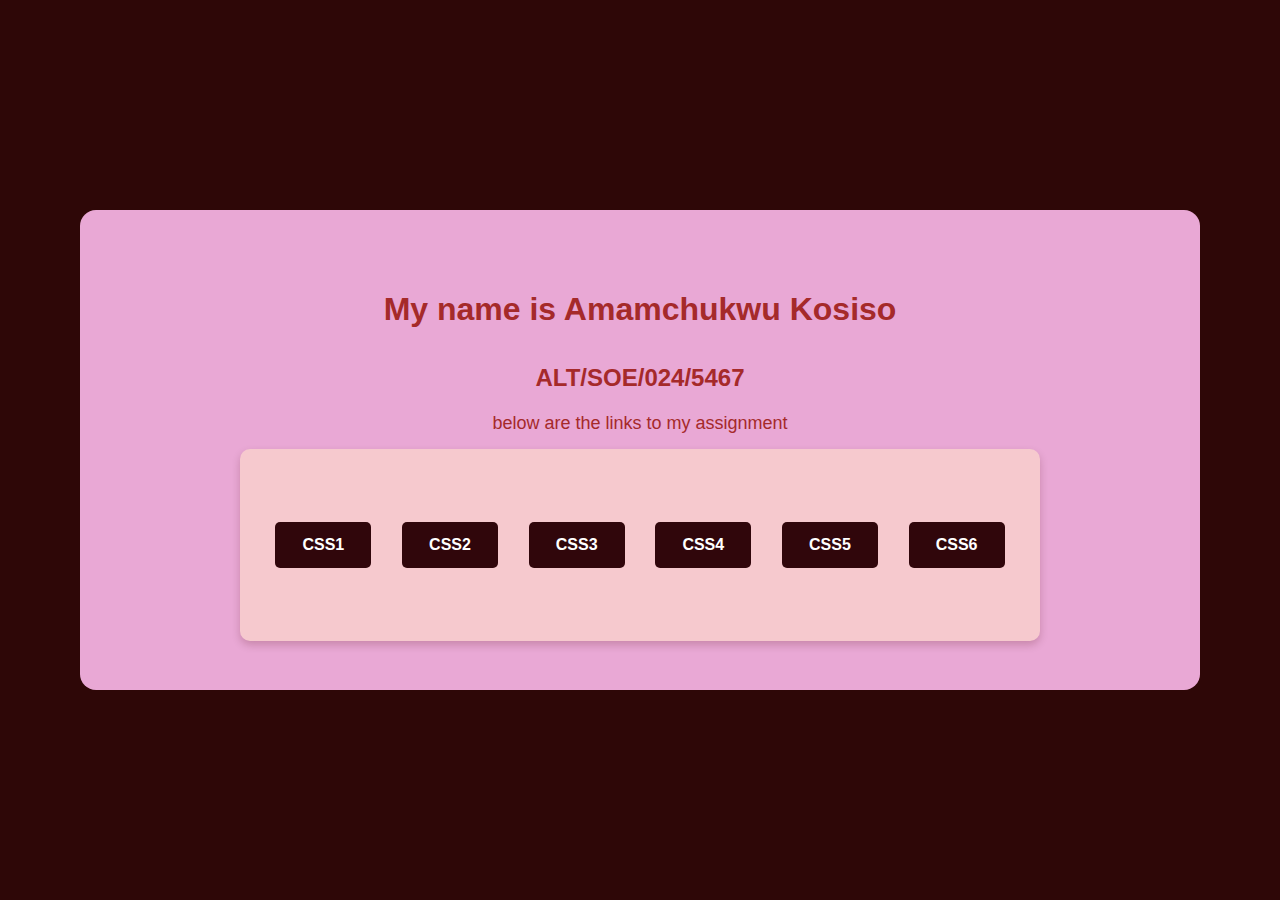
<file: index.html>
<!DOCTYPE html>
<html lang="en">
<head>
    <meta charset="UTF-8">
    <meta name="viewport" content="width=device-width, initial-scale=1.0">
    <title>HTML ASSIGNMENT</title>
    <link rel="stylesheet" href="styles.css">
</head>
<body>
    <div class="card-container">
        <h1>My name is Amamchukwu Kosiso</h1>
        <h3>ALT/SOE/024/5467</h3>
        <p>below are the links to my assignment</p>
        
        <div class="wrapper">
            <a href="Assignment-1/" target="_blank">CSS1</a>
            <a href="Assignment-2/" target="_blank">CSS2</a>
            <a href="Assignment-3/" target="_blank">CSS3</a>
            <a href="Assignment-4/" target="_blank">CSS4</a>
            <a href="Assignment-5/" target="_blank">CSS5</a>
            <a href="Assignment-6/" target="_blank">CSS6</a>
        </div>
    </div>
</body>
</html>
</file>
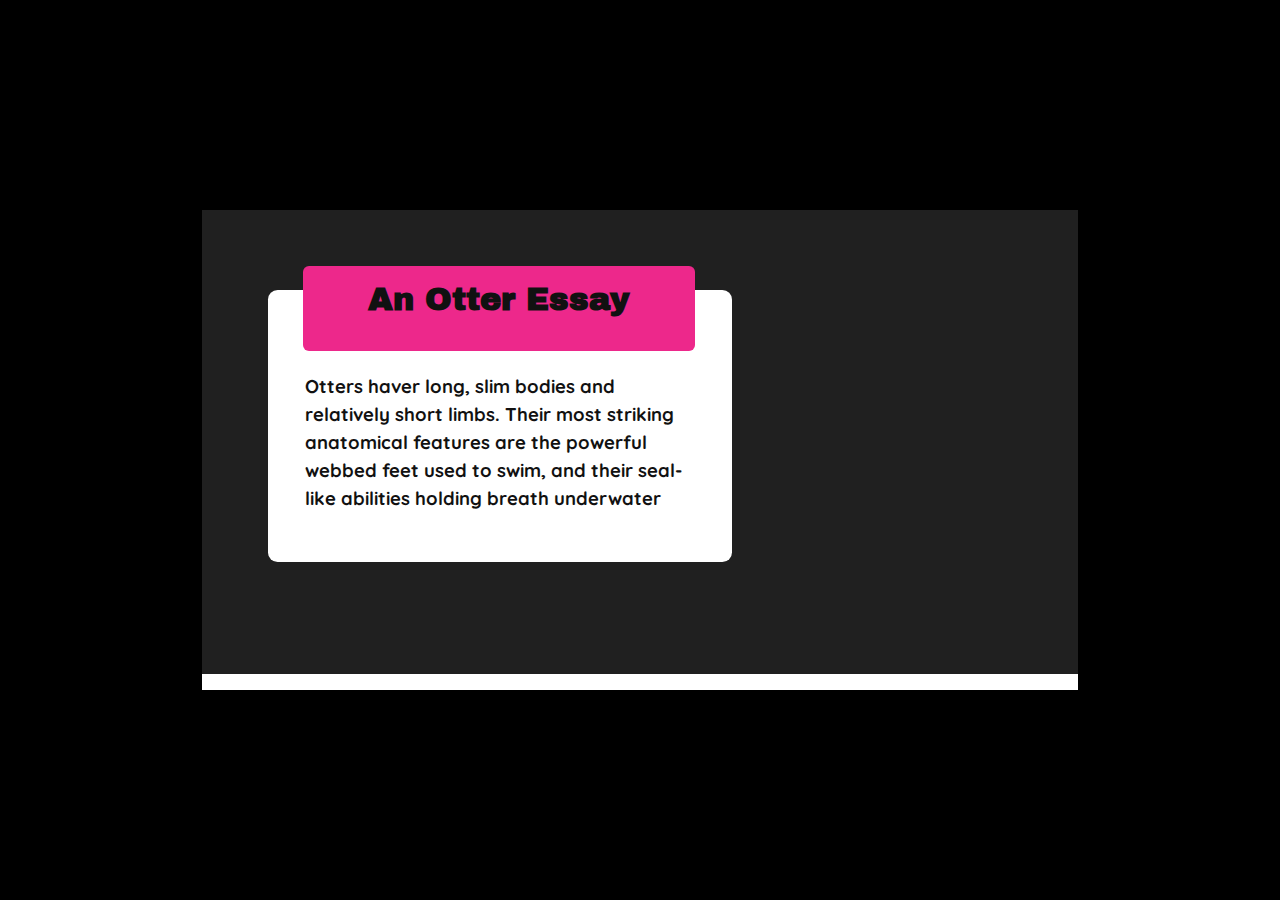
<file: Assignment-1/index.html>
<!DOCTYPE html>
<html lang="en">
<head>
    <meta charset="UTF-8">
    <meta name="viewport" content="width=device-width, initial-scale=1.0">
    <title>CSC-1</title>
    <link rel="stylesheet" href="styles.css">
    <link rel="preconnect" href="https://fonts.googleapis.com">
<link rel="preconnect" href="https://fonts.gstatic.com" crossorigin>
<link href="https://fonts.googleapis.com/css2?family=Quicksand:wght@600&display=swap" rel="stylesheet">
<link rel="preconnect" href="https://fonts.googleapis.com">
<link rel="preconnect" href="https://fonts.gstatic.com" crossorigin>
<link href="https://fonts.googleapis.com/css2?family=Archivo+Black&display=swap" rel="stylesheet">
</head>
<body>
    <div class="card-container">
        <div class="card">
            <div class="card-header">
                <h1>An Otter Essay</h1>
            </div>
            
            <div class="card-content">
                <p>Otters haver long, slim bodies and relatively short limbs. Their most striking anatomical features are the powerful webbed feet used to swim, and their seal-like abilities holding breath underwater</p>
            </div>
        </div>
    </div>
</body>
</html>
</file>
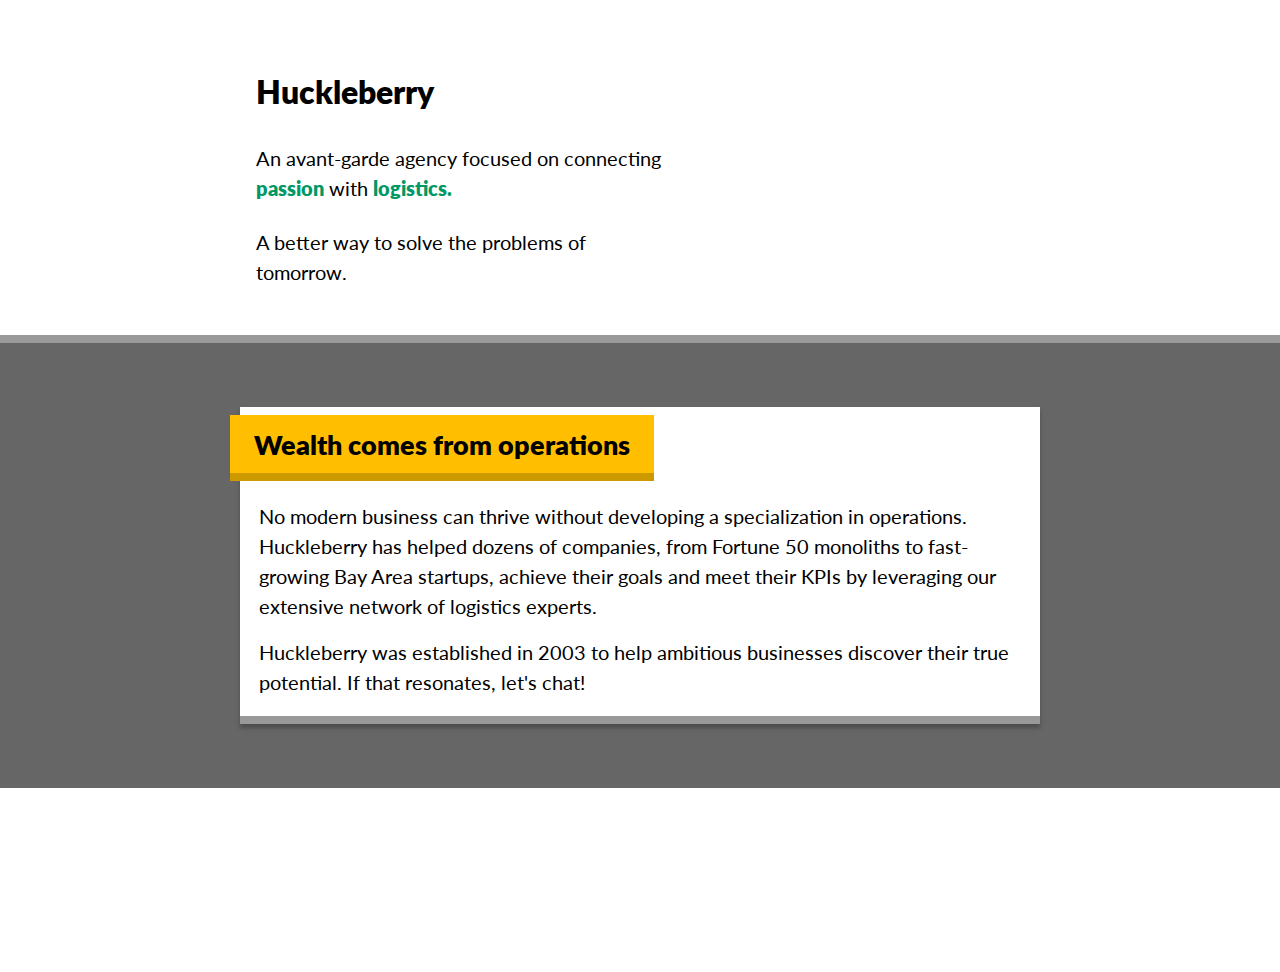
<file: Assignment-2/index.html>
<!DOCTYPE html>
<html lang="en">

<head>
    <meta charset="UTF-8">
    <meta name="viewport" content="width=device-width, initial-scale=1.0">
    <title>Assignment 2</title>
    <link rel="stylesheet" href="styles.css">
</head>

<body>
    <header class="header" role="banner">
        <div class="header__content">
            <h1>Huckleberry</h1>
            <section class="intro">
                <p>
                    An avant-garde agency focused on connecting
                    <span class="highlight-green">passion</span> with
                    <span class="highlight-green">logistics.</span>
                </p>
                <p>A better way to solve the problems of tomorrow.</p>
            </section>
        </div> 

    <main role="main">
        <article class="card">
            <h2>Wealth comes from operations</h2>

            <div class="card__content">
                <p>
                    No modern business can thrive without developing a specialization in operations. Huckleberry has
                    helped dozens of companies, from Fortune 50 monoliths to fast-growing Bay Area startups, achieve
                    their goals and meet their KPIs by leveraging our extensive network of logistics experts.
                </p>
                <p>
                    Huckleberry was established in 2003 to help ambitious businesses discover their true potential. If
                    that resonates, let's chat!
                </p>
            </div>
        </article>
    </main>
</body>
</html>
</file>
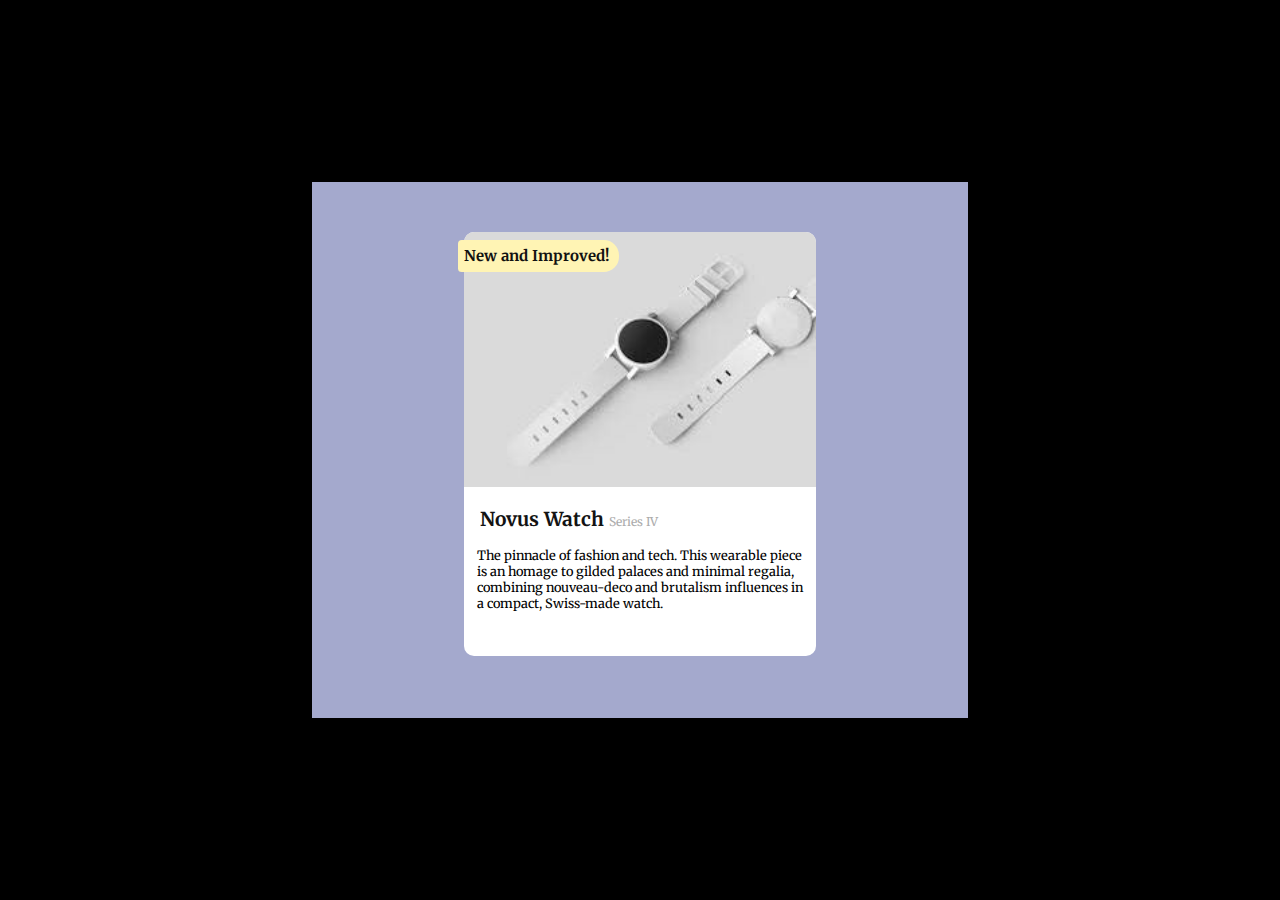
<file: Assignment-3/index.html>
<!DOCTYPE html>
<html lang="en">
<head>
    <meta charset="UTF-8">
    <meta name="viewport" content="width=device-width, initial-scale=1.0">
    <title>Assignment 3</title>
    <link rel="preconnect" href="https://fonts.googleapis.com">
<link rel="preconnect" href="https://fonts.gstatic.com" crossorigin>
<link href="https://fonts.googleapis.com/css2?family=Merriweather:ital,wght@0,300;0,400;0,700;0,900;1,300;1,400;1,700;1,900&display=swap" rel="stylesheet">
    <link rel="stylesheet" href="styles.css">
</head>
<body>
    <div class="main-container">
        <div class="card">
            <div class="card-header">
                <h3>New and Improved!</h3>
            </div>
        
            <div class="card-img">
                <img src="wristwatch.jpg" alt="product picture of a wristwatch">
            </div>
        
            <div class="card-content">
                <div class="Novus"><h1>Novus Watch <span>Series IV</span></h1></div>
                <p>The pinnacle of fashion and tech. This wearable piece is an homage to gilded palaces and minimal regalia, combining nouveau-deco and brutalism influences in a compact, Swiss-made watch.</p>
            </div>
        </div>
    </div>
</body>
</html>
</file>
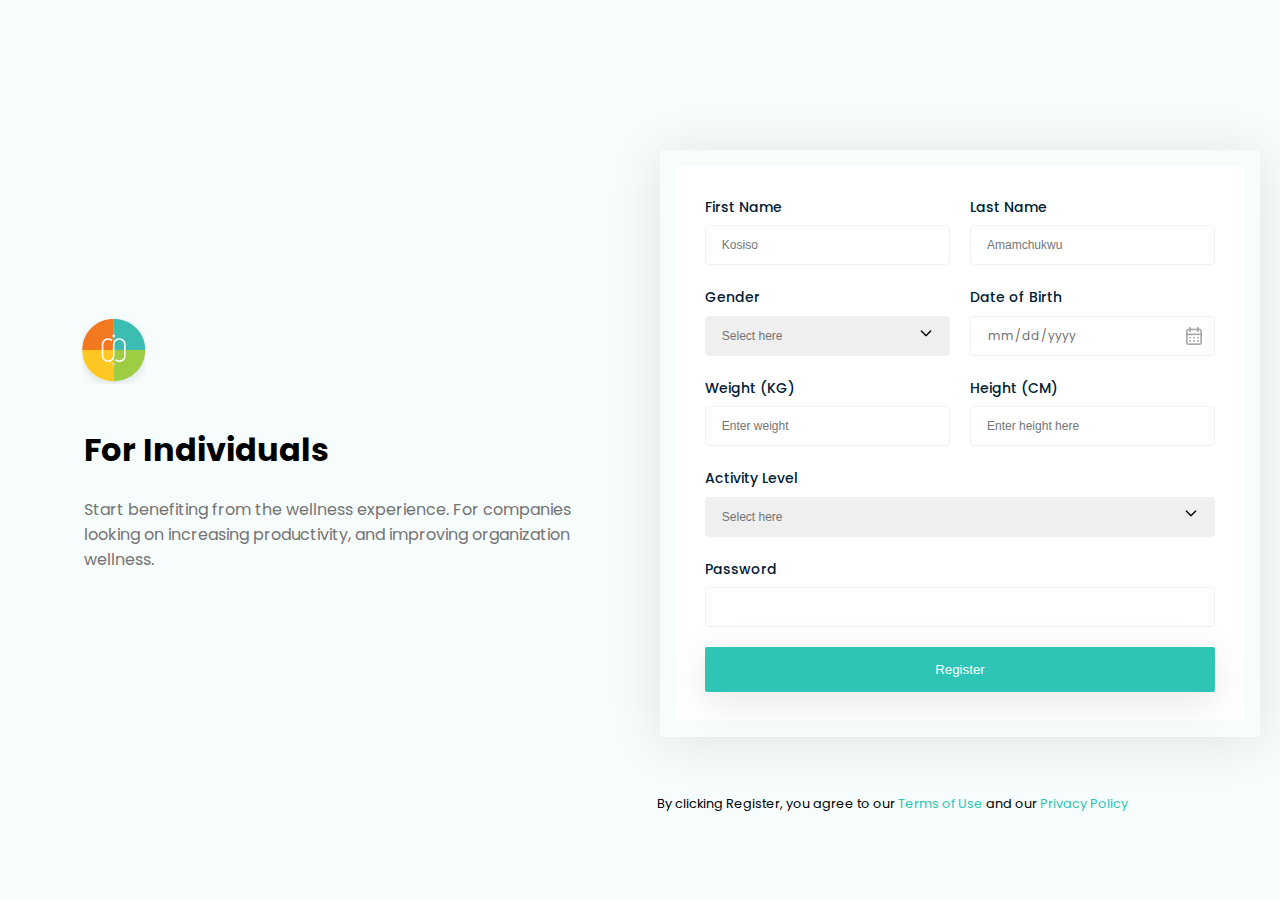
<file: Assignment-4/index.html>
<!DOCTYPE html>
<html lang="en">

<head>
    <meta charset="UTF-8">
    <meta name="viewport" content="width=device-width, initial-scale=1.0">
    <title>Assignment 4</title>
    <link rel="stylesheet" href="styles.css">
    <link rel="preconnect" href="https://fonts.googleapis.com">
    <link rel="preconnect" href="https://fonts.gstatic.com" crossorigin>
    <link href="https://fonts.googleapis.com/css2?family=Poppins:ital,wght@0,100;0,200;0,300;0,400;0,500;0,600;0,700;0,800;0,900;1,100;1,200;1,300;1,400;1,500;1,600;1,700;1,800;1,900&display=swap" rel="stylesheet">
</head>

<body>
    <main>
        <div class="container">
            <div class="logo">
                <img src="Logo.svg" alt="Wellness Program Logo">
            </div>

            <h1>For Individuals</h1>

            <div class="title__description">
                <p class="description">Start benefiting from the wellness experience. For companies looking on
                    increasing productivity, and
                    improving organization wellness.
                </p>
                <p class="description">Inspiring wholesome harmony for the mind, body and spirit, for everyone,
                    everywhere.
                </p>
            </div>
        </div>

        <section class="signup__form">
            <form action="#" method="post">
                <div class="form-grid">

                    <div class="form-field">
                        <label for="first-name" class="form-label">First Name</label>
                        <input class="form-input"
                               type="text"
                               id="first-name"
                               name="first-name"
                               placeholder="Kosiso"
                               required>
                    </div>

                    <div class="form-field">
                        <label for="last-name" class="form-label">Last Name</label>
                        <input class="form-input"
                               type="text"
                               id="last-name"
                               name="last-name"
                               placeholder="Amamchukwu"
                               required>
                    </div>

                    <div class="form-field">
                        <label for="gender" class="form-label">Gender</label>
                        <div class="select-wrapper">
                            <select class="form-select"
                             id="gender"
                             name="gender"
                             required>
                                <option value="" disabled selected hidden>Select here</option>
                                <option value="male">Male</option>
                                <option value="female">Female</option>
                                <option value="other">Other</option>
                                <option value="prefer-not-to-say">Prefer not to say</option>
                              </select>
                        </div>
                    </div>

                    <div class="form-field">
                        <label for="dob" class="form-label">Date of Birth</label>
                        <input class="form-input"
                               type="date"
                               id="dob"
                               name="dob"
                               placeholder="Select here"
                               data-placeholder="Select here"
                               required>
                    </div>

                    <div class="form-field">
                            <label for="weight" class="form-label">Weight (KG)</label>
                            <input class="form-input"
                                   type="number"
                                   id="weight"
                                   name="weight"
                                   placeholder="Enter weight"
                                   min="0"
                                   step="0.1"
                                   required>
                        </div>

                        <div class="form-field">
                            <label for="height" class="form-label">Height (CM)</label>
                            <input class="form-input"
                                   type="number"
                                   id="height"
                                   name="height"
                                   placeholder="Enter height here"
                                   min="0"
                                   step="0.1"
                                   required>
                        </div>

                        <div class="form-field form-field-full">
                            <label for="activity-level" class="form-label">Activity Level</label>
                            <div class="select-wrapper">
                                <select class="form-select"
                                        id="activity-level"
                                        name="activity-level"
                                        required
                                        aria-required="true">
                                    <option value="" disabled selected hidden>Select here</option>
                                    <option value="activity1">Activity One</option>
                                    <option value="activity2">Activity Two</option>
                                </select>
                            </div>
                        </div>

                        <div class="form-field form-field-full">
                            <label for="password" class="form-label">Password</label>
                            <input class="form-input"
                             type="password"
                             id="password"
                             name="password"
                             pattern="(?=.*\d)(?=.*[a-z])(?=.*[A-Z]).{8,}"
                             title="Must contain at least 8 characters, one uppercase letter, one lowercase letter, and a number"
                             required>
                        </div>

                    <button class=" form-submit form-field-full" type="submit">Register</button>
                </div>
            </form>
        </section>

    </main>

    <footer>
        <p class="form__footer">
            By clicking Register, you agree to our
            <a href="#">Terms of Use</a> and our
            <a href="#">Privacy Policy</a>
        </p>
    </footer>
</body>

</html>
</file>
<file: styles.css>
* {
    box-sizing: border-box;
    margin: 0;
    padding: 0;
}

body {
    background-color: rgb(46, 7, 7);
    color: brown;
    display: flex;
    justify-content: center;
    align-items: center;
    min-height: 100vh; 
    font-family: Arial, sans-serif;
    line-height: 1.6; 
}

.card-container {
    background-color: rgb(233, 168, 213);
    width: 70em;
    height: 30em;
    border-radius: 1em;
    padding: 0.625em;
    align-items: center;
    justify-content: center;
    text-align: center;
}

h1 {
    margin-top: 2em;
}
h3 {
    margin-top: 1em;
    font-size: 1.5em; 
}

p {
    font-size: 18px;
    margin: 0.625em 0; 
    text-align: center;
}

.wrapper {
    height: 12em;
    width: 50em;
    display: flex; 
    flex-direction: row;
    text-align: center;
    align-items: center;
    justify-content: center;
    border-radius: 10px; 
    margin: auto;
    background-color: #f6c9ce;
    box-shadow: 0 4px 8px rgba(71, 6, 6, 0.2); 
    padding: 20px; 
}

.wrapper a {
    background: #30060b;
    color: white;
    padding: 0.625em 1.25em;
    margin: 10px auto;
    width: 6em;
    text-decoration: none;
    border-radius: 5px;
    transition: 0.3s;
    font-size: 1em; 
    font-weight: bold; 
}

.wrapper a:hover {
    background: #e07c88;
    transform: scale(1.05); 
    box-shadow: 0 4px 8px rgba(0, 0, 0, 0.3); 
}
</file>
<file: Assignment-1/styles.css>
* {
    box-sizing: border-box;
    margin: 0;
    padding: 0;
}

body {
    font-family: "Quicksand", serif;
    background-color: #000; 
    color: #000;
    display: flex;
    justify-content: center;
    align-items: center;
    height: 100vh;
}

.card-container {
    width: 54.75em;
    height: 30em;
    padding: 50px;
    background-color: #202020;
    border-bottom: 16px solid #fff;
}
.card {
    background-color: #fff;
    border-radius: 0.6em;
    width: 29em;
    height: 17em;
    text-align: center;
    align-items: center;
    justify-content: center;
    position: relative;
    margin: 1.875em 0 0 1em;
}

.card-header {
    background-color: #ed288b;
    color: #111;
    font-family: "Archivo Black", serif;
    font-weight: bold;
    padding: 1em;
    font-size: 1em;
    width: 24.5em;
    height: 5.3em;
    margin: 1em;
    border-radius: 0.375em;
    top: -2.5em;
    left: 1.2em;
    position: absolute;
}

.card-content {
    padding: 4.5em 2em 1em 2em;
    color: #111;
    font-size: 1.158em;
    font-weight: bold;
    line-height: 1.5;
    text-align: left;
}
</file>
<file: Assignment-2/styles.css>
@import url("https://fonts.googleapis.com/css2?family=Lato:wght@400;700;900&display=swap");

*,
*::after,
*::before {
  margin: 0;
  padding: 0;
  box-sizing: border-box;
}

:root {
  --color-bd-bottom: #999999;
  --color-bx-shadow: #00000040;
  --color-bg-down: #666666;
  --color-bg-body: #fff;
  --color-green: #009966;
  --font-size-p: 1.25rem;
  --line-hieght-p: 1.5;
}

.highlight-green {
  color: var(--color-green);
  font-weight: 800;
}

body {
  font-family: "Lato", sans-serif;
  min-height: 100vh;
  background-color: #fff;
}

main {
  display: grid;
  min-height: 50%;
  padding: 4rem 0;
  border-top: var(--color-bd-bottom) 8px solid;
  background-color: var(--color-bg-down);
}

.header__content {
  margin: 4.5rem auto 3rem auto;
  padding-left: 1rem;
  max-width: 800px;

  & h1 {
    font-size: 2rem;
    margin-bottom: 2rem;
    font-weight: 800;
  }

  & p {
   max-width: 420px;
  }
}

.intro {
  font-size: var(--font-size-p);
  line-height: var(--line-hieght-p);

  & p:first-child {
    padding-bottom: 1.5rem;
  }
}

.card {
  width: 100%;
  max-width: 800px;
  place-self: center;
  /* position: relative; */
  box-shadow: 0 4px 4px 0 var(--color-bx-shadow);
  background-color: var(--color-bg-body);
  border-bottom: var(--color-bd-bottom) 8px solid;
  padding-top: 0.8rem;
}

.card h2 {
  display: inline-block;
  top: 7px;
  padding: 0.8rem 1.5rem;
  font-size: 1.7rem;
  /* position: absolute; */
  font-weight: 800;
  background-color: #ffbf00;
  border-bottom: 8px solid #cc9900;
  transform: translateX(-10px);
  margin: -5px 20px 0 0;
}

.card__content {
  padding: 1.2rem;
  line-height: var(--line-hieght-p);
  font-size: var(--font-size-p);
  font-weight: 400;
  font-size: 20px;

  & p:first-of-type {
    margin-bottom: 1rem;
  }
}
</file>
<file: Assignment-3/styles.css>
* {
    box-sizing: border-box;
    margin: 0;
    padding: 0;
}

body {
    font-family: "Merriweather", serif;;
    background-color: #000; 
    display: flex;
    justify-content: center;
    align-items: center;
    height: 100vh;
    max-width: 100%;
}

.main-container {
    background-color: #a4a9cd;
    width: 41em;
    height: 33.5em;
    padding: 3.125em;
}

.card {
        background-color: #fff;
        border-radius: 0.625em;
        width: 22em;
        height: 26.5em;
        text-align: center;
        align-items: center;
        justify-content: center;
        position: relative;
        margin: auto;
}

.card-header {
    background-color: #fff4b4;
    color: #111;
    font-family: "Merriweather", serif;;
    font-weight: bold;
    padding: 0.5em 0.3em 0.5em 0;
    font-size: 0.8em;
    width: 12.6em;
    height: 2.5em;
    border-radius: 0.3em 1.2em 1.2em 0.3em;
    top: 0.6em;
    left: -0.5em;
    position: absolute;
}

img {
    width: 100%;
    height: auto;
    border-top-left-radius: 0.625em;
    border-top-right-radius: 0.625em;
    overflow: hidden;
}

.Novus {
    text-align: left;
    margin: 1em;
}

h1 {
    color: #131313;
    font-size: 1.2em;
}

span {
    color: #acacac;
    font-size: 0.625em;
    font-weight: 400;
}

p {
    text-align: left;
    margin: 0.1em 1em -1em 1em;
    font-size: 0.8em;
}
</file>
<file: Assignment-4/styles.css>
* {
  margin: 0;
  padding: 0;
  box-sizing: border-box;
}

body {
  line-height: 1.5;
  background-color: #f7fdfc;
  font-family: "Poppins", sans-serif;
  font-weight: 400;
}

main {
  display: grid;
  grid-template-columns: repeat(auto-fit, minmax(400px, 1fr));
  min-height: 95vh;
  place-items: center;
}

.container {
  padding: 2em 0.5em 0 1em;
}

.container h1,
.title__description {
  padding-left: 0.6rem;
  margin-top: 1.5rem;
}

.title__description {
  max-width: 500px;
  color: #737373;
  font-size: 1rem;
  line-height: 1.56rem;

  & p:nth-child(2) {
    display: none;
  }
}

section {
  max-width: 600px;
}

.logo {
  width: 5rem;
  height: auto;

  & img {
    width: 100%;
  }
}


.signup__form {
  width: 100%;
  box-shadow: 0 4px 50px 0 #0408131a;
  padding: 1rem;
  margin-top: 2rem;
}


form .form-grid {
  display: grid;
  gap: 1.25rem;
  background-color: #ffffff;
  padding: 1.8rem;
  grid-template-columns: repeat(2, 1fr);
}


.form-field .form-label {
  font-size: 0.875rem;
  font-weight: 500;
  color: #011c34;
}

.form-input,
.form-select {
  width: 100%;
  height: 2.5rem;
  padding: 0.5rem 1rem;
  border-radius: 4px;
  font-size: 0.875rem;
  outline: none;
  font-size: 0.75rem;
  color: #737373;
  appearance: none;
  margin-top: 0.4rem;
  border: 1.5px solid #f0f0f0;
  transition: border-color 0.2s ease;
}

.form-input:focus,
.form-select:focus {
  border-color: #2ec4b6;
  outline: none;
}

.form-field .select-wrapper {
  position: relative;
}


.select-wrapper::after {
  content: "";
  position: absolute;
  right: 1rem;
  top: 50%;
  transform: translateY(-50%);
  width: 1rem;
  height: 1rem;
  background: url('data:image/svg+xml,<svg xmlns="http://www.w3.org/2000/svg" fill="none" viewBox="0 0 24 24" stroke="currentColor"><path stroke-linecap="round" stroke-linejoin="round" stroke-width="2" d="M19 9l-7 7-7-7" /></svg>')
    no-repeat center;
  pointer-events: none;
}


input[type="date"] {
  background: url(calender.png);
  background-repeat: no-repeat;
  background-size: 1rem;
  background-position: right 0.75rem center;
  font-family: "Poppins", "Sofia Sana";
  font-weight: 400;
}


input[type="date"]::-webkit-calendar-picker-indicator {
  opacity: 0;
}


.form-grid .form-field-full,
.form-grid .form-field-full {
  grid-column: span 2;
}


.form-submit {
  width: 100%;
  border: none;
  padding: 15px;
  color: #ffffff;
  border-radius: 2px;
  font-weight: 500;
  cursor: pointer;
  background-color: #2ec4b6;
  transition: opacity 0.2s ease;
  box-shadow: 0 10px 40px 0 #0000001a;

  &:hover {
    opacity: 0.8;
  }
}


footer {
  text-align: right;
  margin-top: -3.8rem;
  left: 20px;
}

.form__footer {
  color: #737373;
  font-size: 0.8rem;
  color: black;
  padding-right: 9.5rem;

  & a {
    color: #2ec4b6;
    text-decoration: none;

    &:hover {
      text-decoration: underline;
    }
  }
}


@media (max-width: 468px) {
  main {
    min-height: auto; 
    padding-bottom: 3rem;
  }

  .title__description {
    & p:nth-child(1) {
      display: none;
    }
    & p:nth-child(2) {
      display: block;
    }
  }

  .form-grid .form-field {
    grid-column: span 2;
  }

  .logo {
    width: 4rem;
    height: auto;
  }

  footer {
    padding: 0.5rem 2rem 2rem 2rem;


    & .form__footer {
      padding-right: 0;
      text-align: center;
    }
  }
}

@media (max-width: 768px) {
  footer {
    margin-top: -2.5rem;

    & .form__footer {
      padding-right: 0;
      text-align: center;
    }
  }
}
</file>
